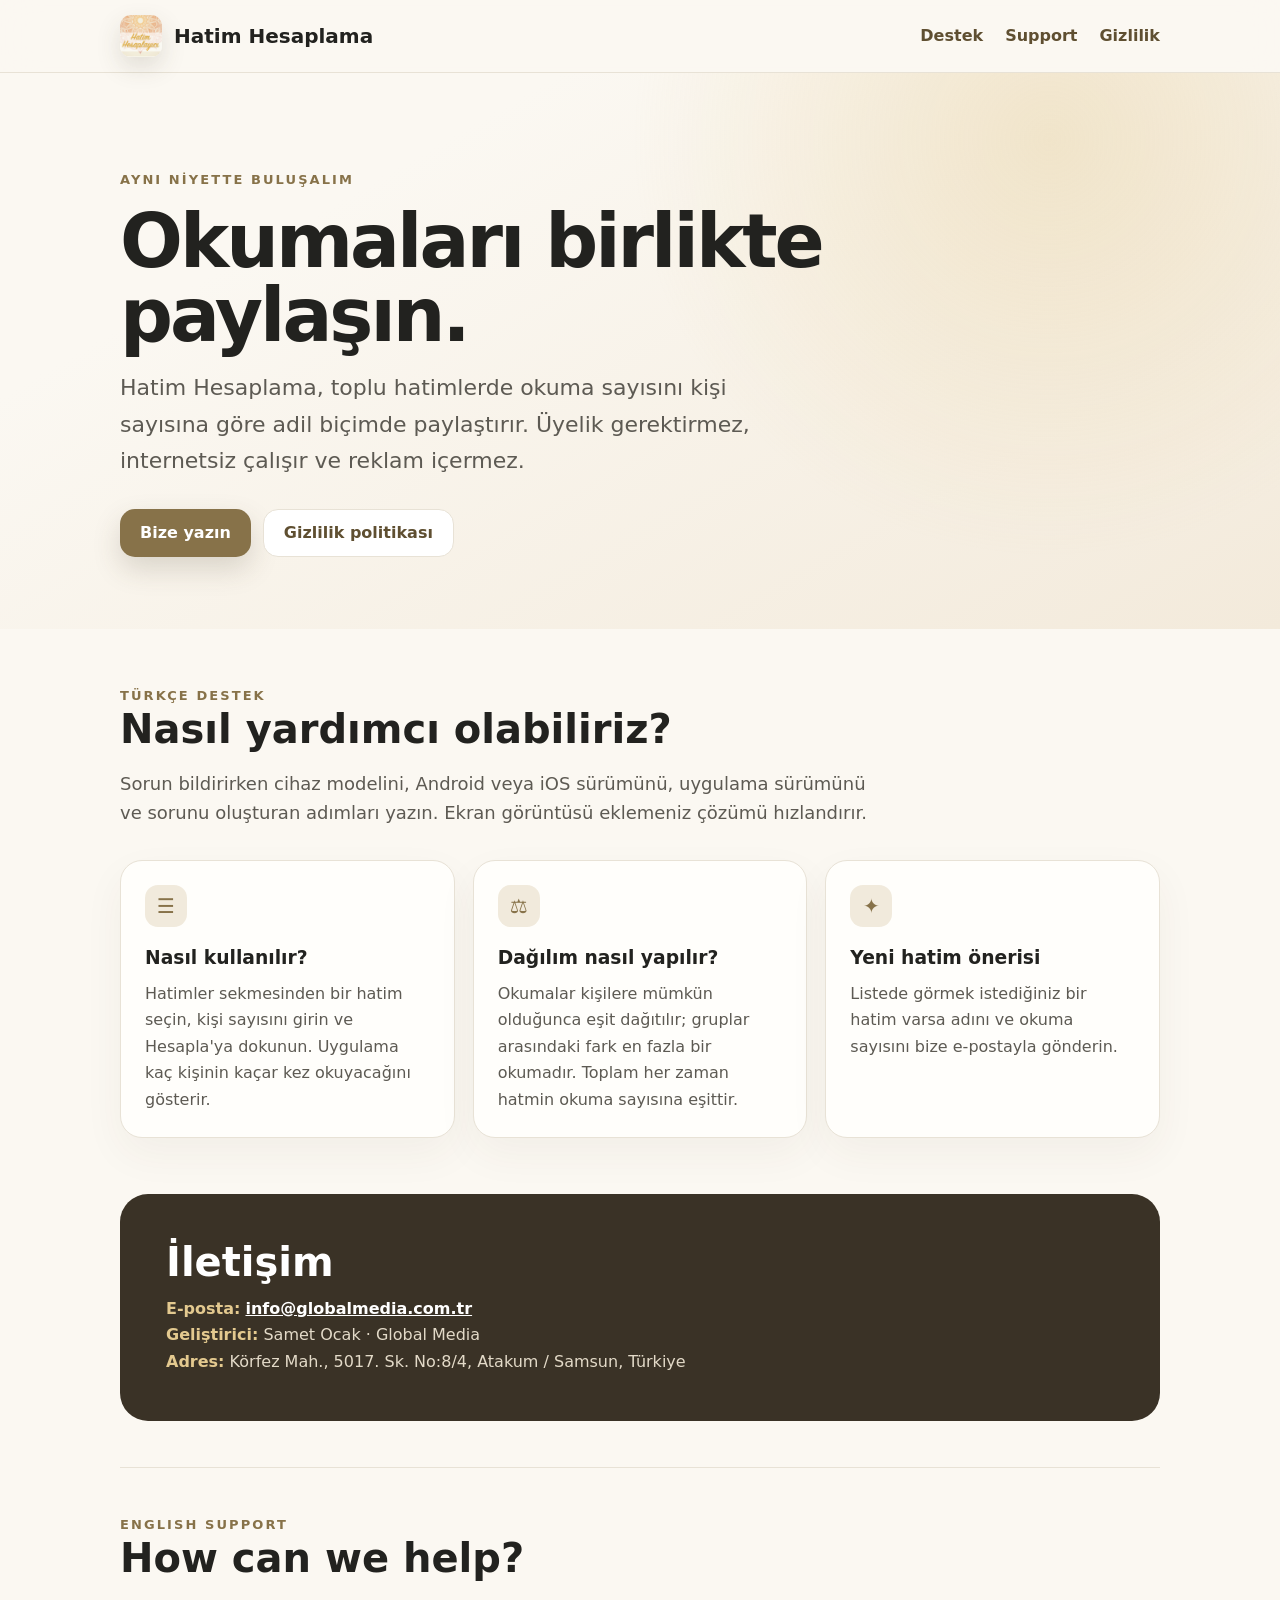
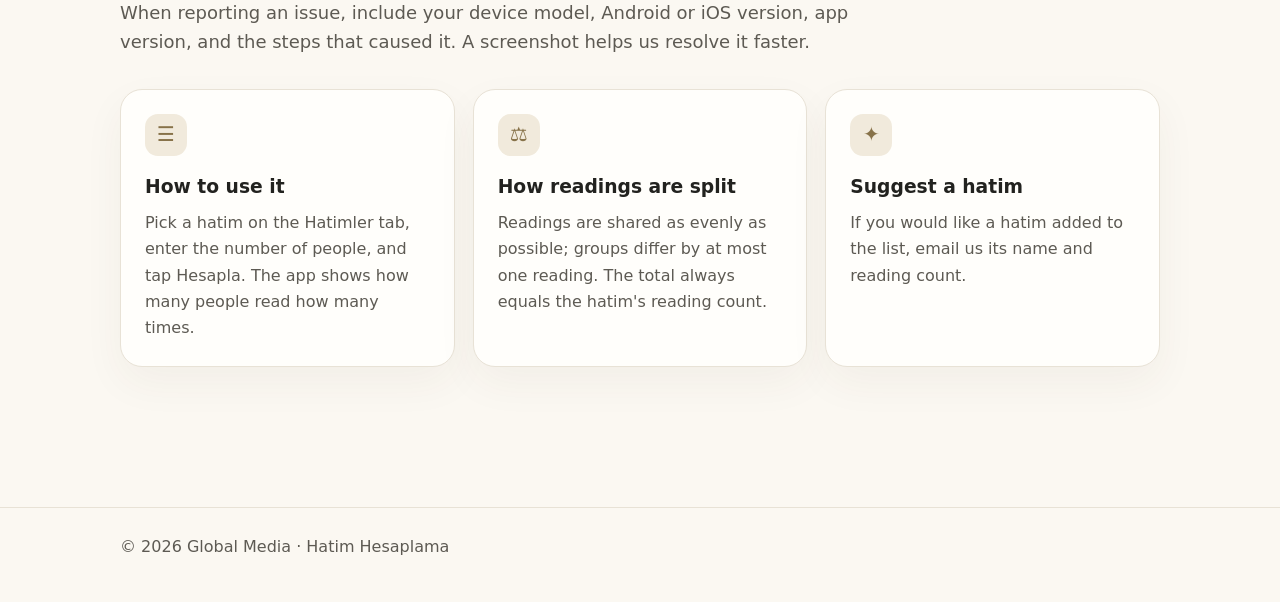
<file: index.html>
<!doctype html>
<html lang="tr">
<head>
  <meta charset="utf-8">
  <meta name="viewport" content="width=device-width, initial-scale=1">
  <meta name="description" content="Hatim Hesaplama destek sayfası.">
  <title>Hatim Hesaplama — Destek / Support</title>
  <link rel="icon" type="image/png" href="icon.png">
  <link rel="stylesheet" href="styles.css">
</head>
<body>
  <header>
    <nav class="shell">
      <a class="brand" href="./"><img class="mark" src="icon.png" alt=""> Hatim Hesaplama</a>
      <div class="navlinks"><a href="#destek">Destek</a><a href="#support">Support</a><a href="privacy.html">Gizlilik</a></div>
    </nav>
  </header>
  <section class="hero">
    <div class="shell">
      <div class="eyebrow">Aynı niyette buluşalım</div>
      <h1>Okumaları birlikte paylaşın.</h1>
      <p class="lead">Hatim Hesaplama, toplu hatimlerde okuma sayısını kişi sayısına göre adil biçimde paylaştırır. Üyelik gerektirmez, internetsiz çalışır ve reklam içermez.</p>
      <div class="actions"><a class="button" href="mailto:info@globalmedia.com.tr?subject=Hatim%20Hesaplama%20Destek">Bize yazın</a><a class="button secondary" href="privacy.html">Gizlilik politikası</a></div>
    </div>
  </section>
  <main class="shell">
    <section id="destek">
      <div class="eyebrow">Türkçe destek</div>
      <h2>Nasıl yardımcı olabiliriz?</h2>
      <p class="intro">Sorun bildirirken cihaz modelini, Android veya iOS sürümünü, uygulama sürümünü ve sorunu oluşturan adımları yazın. Ekran görüntüsü eklemeniz çözümü hızlandırır.</p>
      <div class="grid">
        <article class="card"><div class="icon">☰</div><h3>Nasıl kullanılır?</h3><p>Hatimler sekmesinden bir hatim seçin, kişi sayısını girin ve Hesapla'ya dokunun. Uygulama kaç kişinin kaçar kez okuyacağını gösterir.</p></article>
        <article class="card"><div class="icon">⚖</div><h3>Dağılım nasıl yapılır?</h3><p>Okumalar kişilere mümkün olduğunca eşit dağıtılır; gruplar arasındaki fark en fazla bir okumadır. Toplam her zaman hatmin okuma sayısına eşittir.</p></article>
        <article class="card"><div class="icon">✦</div><h3>Yeni hatim önerisi</h3><p>Listede görmek istediğiniz bir hatim varsa adını ve okuma sayısını bize e-postayla gönderin.</p></article>
      </div>
      <div class="panel"><h2>İletişim</h2><p><strong>E-posta:</strong> <a href="mailto:info@globalmedia.com.tr">info@globalmedia.com.tr</a><br><strong>Geliştirici:</strong> Samet Ocak · Global Media<br><strong>Adres:</strong> Körfez Mah., 5017. Sk. No:8/4, Atakum / Samsun, Türkiye</p></div>
    </section>
    <section class="language" id="support" lang="en">
      <div class="eyebrow">English support</div>
      <h2>How can we help?</h2>
      <p class="intro">When reporting an issue, include your device model, Android or iOS version, app version, and the steps that caused it. A screenshot helps us resolve it faster.</p>
      <div class="grid">
        <article class="card"><div class="icon">☰</div><h3>How to use it</h3><p>Pick a hatim on the Hatimler tab, enter the number of people, and tap Hesapla. The app shows how many people read how many times.</p></article>
        <article class="card"><div class="icon">⚖</div><h3>How readings are split</h3><p>Readings are shared as evenly as possible; groups differ by at most one reading. The total always equals the hatim's reading count.</p></article>
        <article class="card"><div class="icon">✦</div><h3>Suggest a hatim</h3><p>If you would like a hatim added to the list, email us its name and reading count.</p></article>
      </div>
    </section>
  </main>
  <footer><div class="shell">© 2026 Global Media · Hatim Hesaplama</div></footer>
</body>
</html>
</file>
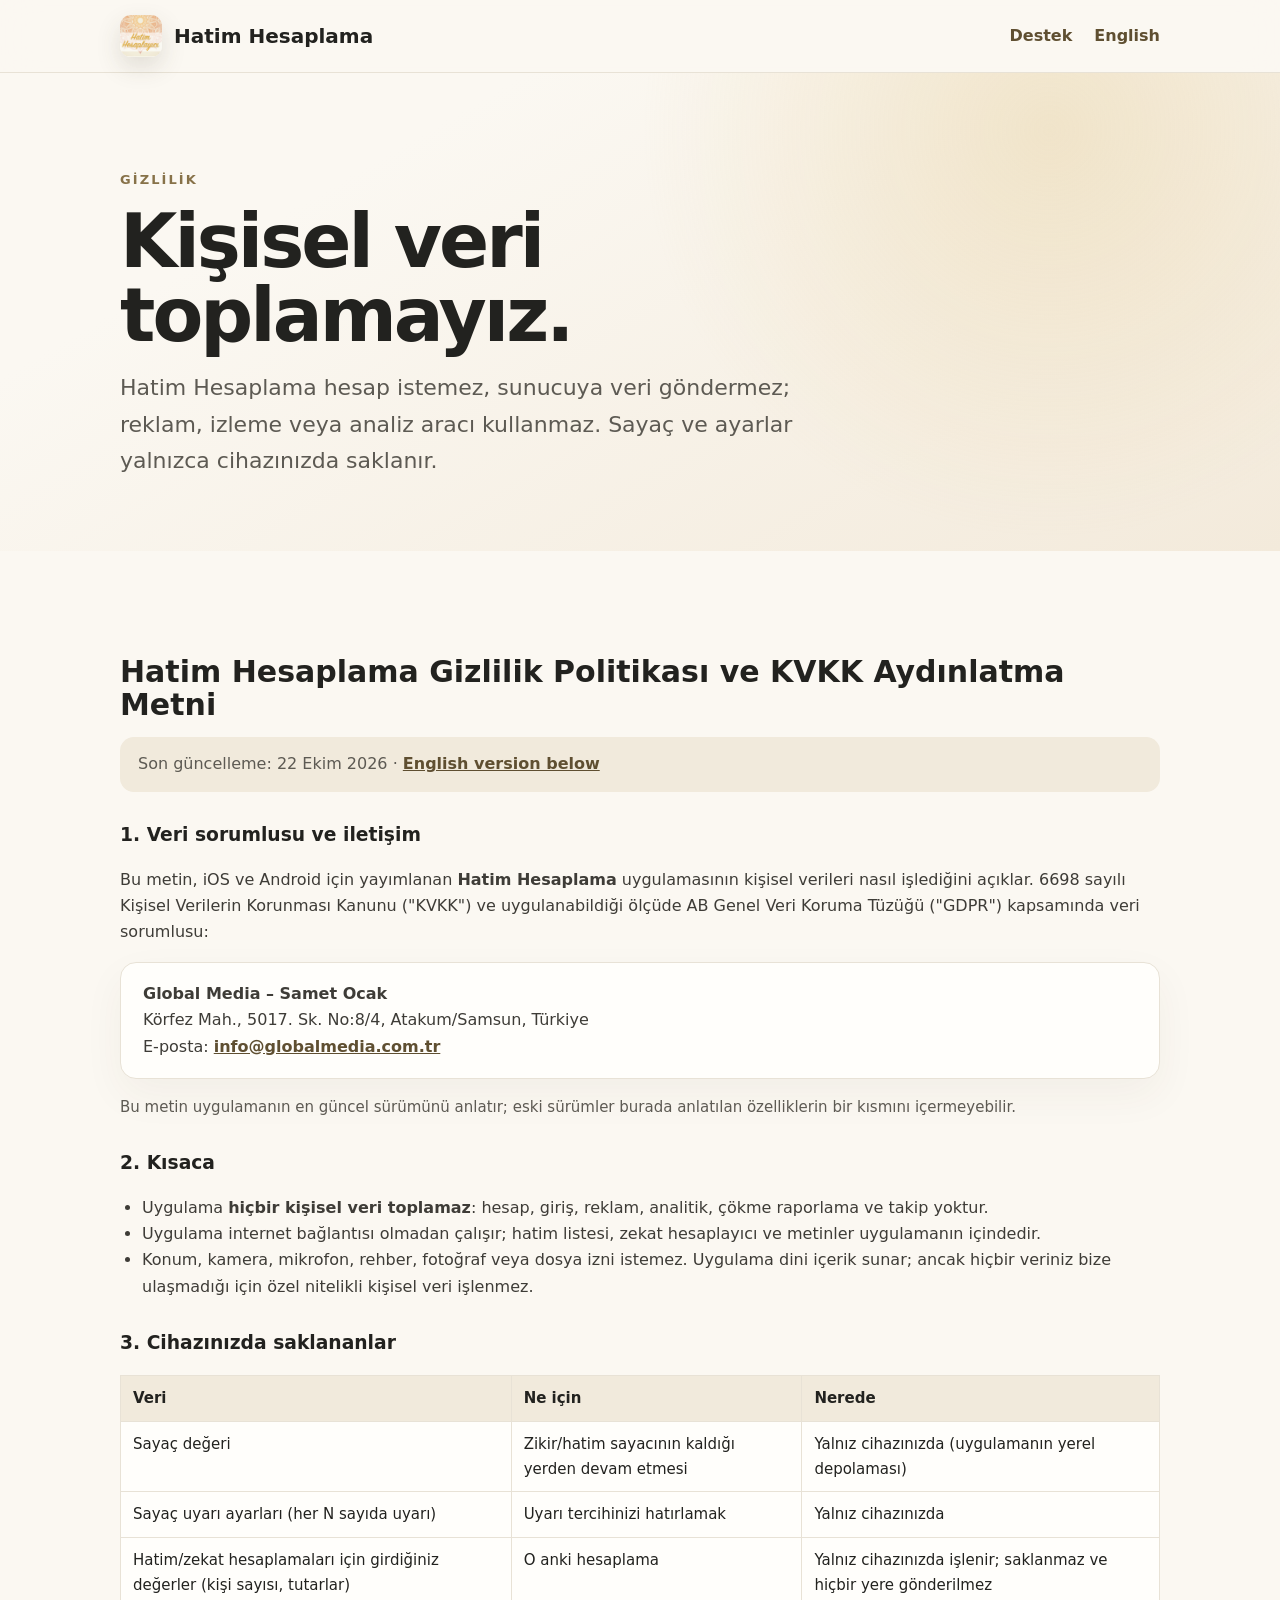
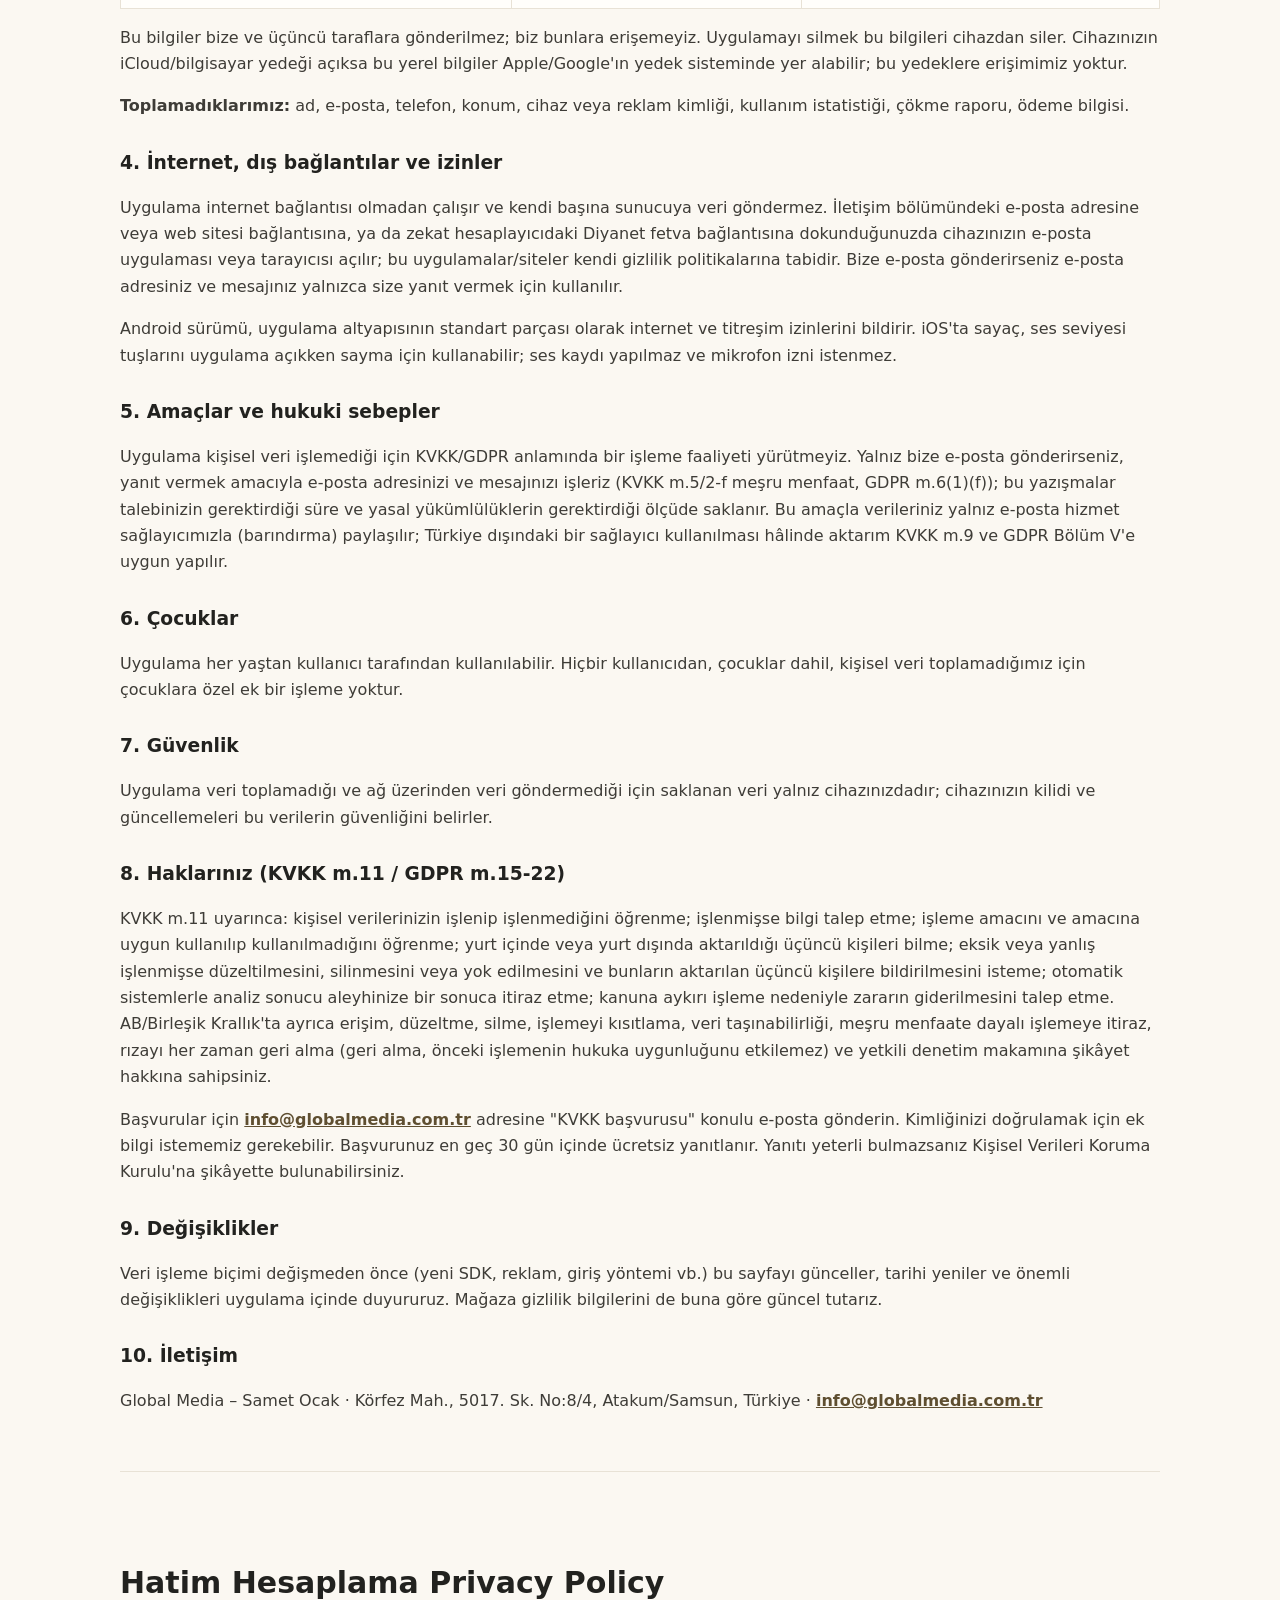
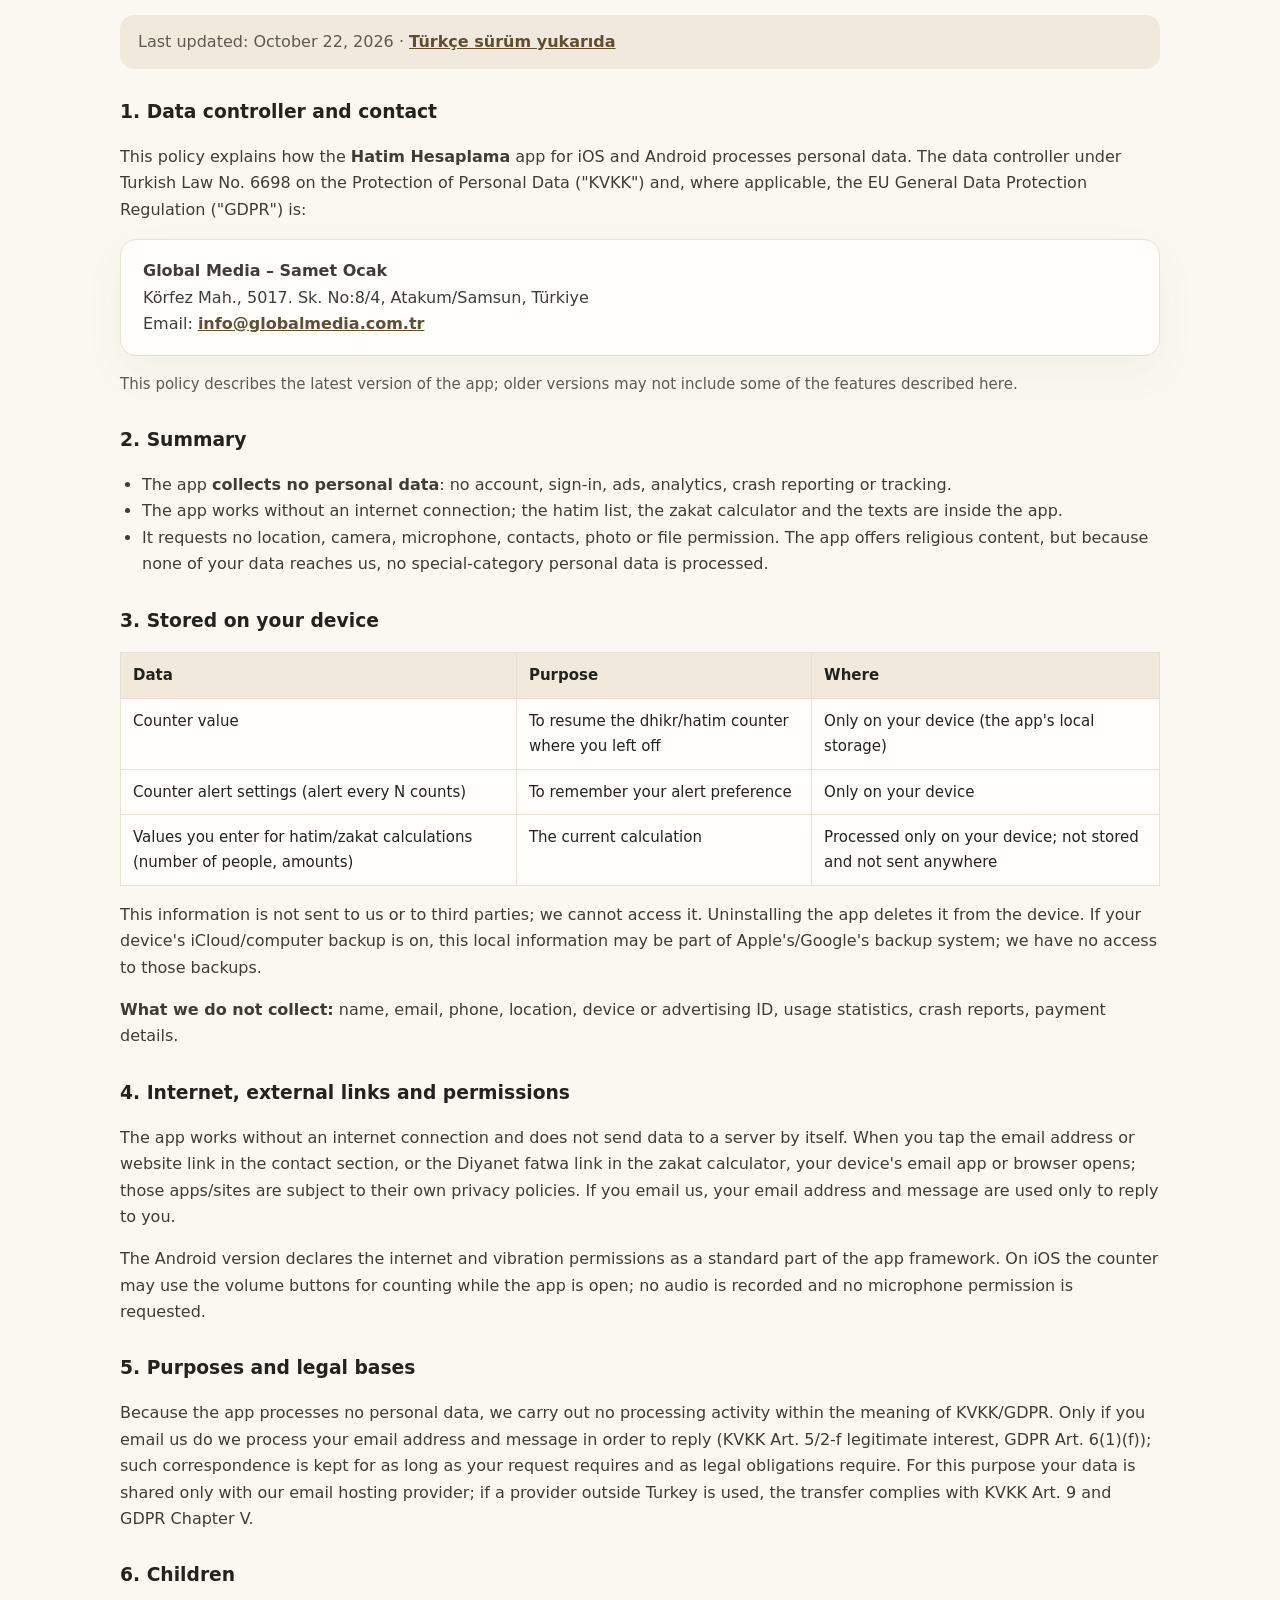
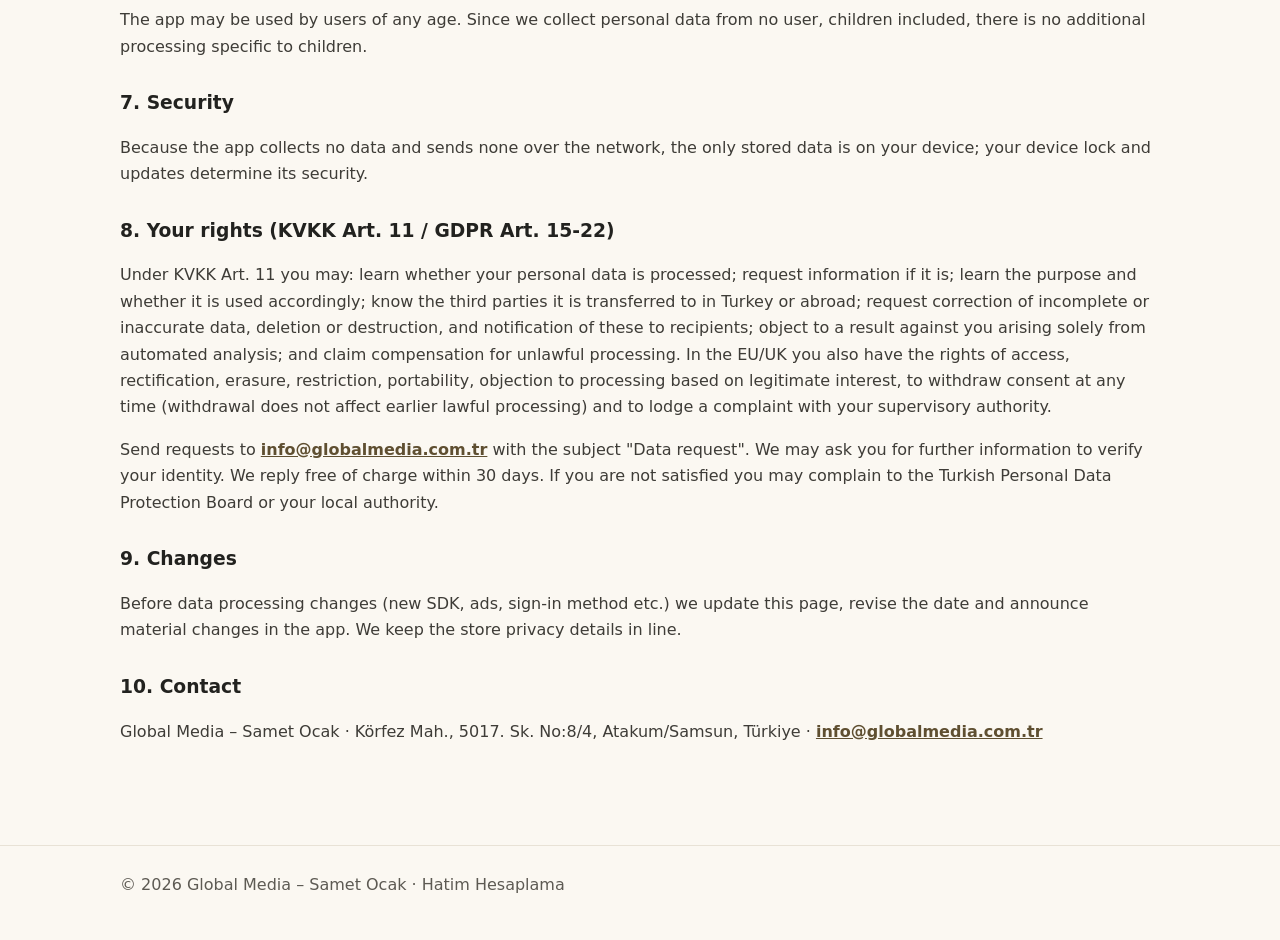
<file: privacy.html>
<!doctype html>
<html lang="tr">
<head>
  <meta charset="utf-8">
  <meta name="viewport" content="width=device-width, initial-scale=1">
  <meta name="description" content="Hatim Hesaplama gizlilik politikası ve privacy policy: uygulama kişisel veri toplamaz.">
  <title>Hatim Hesaplama — Gizlilik Politikası / Privacy Policy</title>
  <link rel="icon" type="image/png" href="icon.png">
  <link rel="stylesheet" href="styles.css">
</head>
<body>
  <header><nav class="shell"><a class="brand" href="./"><img class="mark" src="icon.png" alt=""> Hatim Hesaplama</a><div class="navlinks"><a href="./">Destek</a><a href="#en">English</a></div></nav></header>
  <section class="hero"><div class="shell"><div class="eyebrow">Gizlilik</div><h1>Kişisel veri toplamayız.</h1><p class="lead">Hatim Hesaplama hesap istemez, sunucuya veri göndermez; reklam, izleme veya analiz aracı kullanmaz. Sayaç ve ayarlar yalnızca cihazınızda saklanır.</p></div></section>
  <main class="shell policy">
    <article lang="tr" id="tr">
<h2>Hatim Hesaplama Gizlilik Politikası ve KVKK Aydınlatma Metni</h2>
<p class="meta">Son güncelleme: 22 Ekim 2026 · <a href="#en">English version below</a></p>
<h3>1. Veri sorumlusu ve iletişim</h3><p>Bu metin, iOS ve Android için yayımlanan <b>Hatim Hesaplama</b> uygulamasının kişisel verileri nasıl işlediğini açıklar. 6698 sayılı Kişisel Verilerin Korunması Kanunu ("KVKK") ve uygulanabildiği ölçüde AB Genel Veri Koruma Tüzüğü ("GDPR") kapsamında veri sorumlusu:</p><p class="card"><b>Global Media – Samet Ocak</b><br>Körfez Mah., 5017. Sk. No:8/4, Atakum/Samsun, Türkiye<br>E-posta: <a href="mailto:info@globalmedia.com.tr">info@globalmedia.com.tr</a></p><p class="note">Bu metin uygulamanın en güncel sürümünü anlatır; eski sürümler burada anlatılan özelliklerin bir kısmını içermeyebilir.</p>
<h3>2. Kısaca</h3><ul><li>Uygulama <b>hiçbir kişisel veri toplamaz</b>: hesap, giriş, reklam, analitik, çökme raporlama ve takip yoktur.</li><li>Uygulama internet bağlantısı olmadan çalışır; hatim listesi, zekat hesaplayıcı ve metinler uygulamanın içindedir.</li><li>Konum, kamera, mikrofon, rehber, fotoğraf veya dosya izni istemez. Uygulama dini içerik sunar; ancak hiçbir veriniz bize ulaşmadığı için özel nitelikli kişisel veri işlenmez.</li></ul>
<h3>3. Cihazınızda saklananlar</h3><div class="tw"><table><thead><tr><th>Veri</th><th>Ne için</th><th>Nerede</th></tr></thead><tbody><tr><td>Sayaç değeri</td><td>Zikir/hatim sayacının kaldığı yerden devam etmesi</td><td>Yalnız cihazınızda (uygulamanın yerel depolaması)</td></tr><tr><td>Sayaç uyarı ayarları (her N sayıda uyarı)</td><td>Uyarı tercihinizi hatırlamak</td><td>Yalnız cihazınızda</td></tr><tr><td>Hatim/zekat hesaplamaları için girdiğiniz değerler (kişi sayısı, tutarlar)</td><td>O anki hesaplama</td><td>Yalnız cihazınızda işlenir; saklanmaz ve hiçbir yere gönderilmez</td></tr></tbody></table></div><p>Bu bilgiler bize ve üçüncü taraflara gönderilmez; biz bunlara erişemeyiz. Uygulamayı silmek bu bilgileri cihazdan siler. Cihazınızın iCloud/bilgisayar yedeği açıksa bu yerel bilgiler Apple/Google'ın yedek sisteminde yer alabilir; bu yedeklere erişimimiz yoktur.</p><p><b>Toplamadıklarımız:</b> ad, e-posta, telefon, konum, cihaz veya reklam kimliği, kullanım istatistiği, çökme raporu, ödeme bilgisi.</p>
<h3>4. İnternet, dış bağlantılar ve izinler</h3><p>Uygulama internet bağlantısı olmadan çalışır ve kendi başına sunucuya veri göndermez. İletişim bölümündeki e-posta adresine veya web sitesi bağlantısına, ya da zekat hesaplayıcıdaki Diyanet fetva bağlantısına dokunduğunuzda cihazınızın e-posta uygulaması veya tarayıcısı açılır; bu uygulamalar/siteler kendi gizlilik politikalarına tabidir. Bize e-posta gönderirseniz e-posta adresiniz ve mesajınız yalnızca size yanıt vermek için kullanılır.</p><p>Android sürümü, uygulama altyapısının standart parçası olarak internet ve titreşim izinlerini bildirir. iOS'ta sayaç, ses seviyesi tuşlarını uygulama açıkken sayma için kullanabilir; ses kaydı yapılmaz ve mikrofon izni istenmez.</p>
<h3>5. Amaçlar ve hukuki sebepler</h3><p>Uygulama kişisel veri işlemediği için KVKK/GDPR anlamında bir işleme faaliyeti yürütmeyiz. Yalnız bize e-posta gönderirseniz, yanıt vermek amacıyla e-posta adresinizi ve mesajınızı işleriz (KVKK m.5/2-f meşru menfaat, GDPR m.6(1)(f)); bu yazışmalar talebinizin gerektirdiği süre ve yasal yükümlülüklerin gerektirdiği ölçüde saklanır. Bu amaçla verileriniz yalnız e-posta hizmet sağlayıcımızla (barındırma) paylaşılır; Türkiye dışındaki bir sağlayıcı kullanılması hâlinde aktarım KVKK m.9 ve GDPR Bölüm V'e uygun yapılır.</p>
<h3>6. Çocuklar</h3><p>Uygulama her yaştan kullanıcı tarafından kullanılabilir. Hiçbir kullanıcıdan, çocuklar dahil, kişisel veri toplamadığımız için çocuklara özel ek bir işleme yoktur.</p>
<h3>7. Güvenlik</h3><p>Uygulama veri toplamadığı ve ağ üzerinden veri göndermediği için saklanan veri yalnız cihazınızdadır; cihazınızın kilidi ve güncellemeleri bu verilerin güvenliğini belirler.</p>
<h3>8. Haklarınız (KVKK m.11 / GDPR m.15-22)</h3><p>KVKK m.11 uyarınca: kişisel verilerinizin işlenip işlenmediğini öğrenme; işlenmişse bilgi talep etme; işleme amacını ve amacına uygun kullanılıp kullanılmadığını öğrenme; yurt içinde veya yurt dışında aktarıldığı üçüncü kişileri bilme; eksik veya yanlış işlenmişse düzeltilmesini, silinmesini veya yok edilmesini ve bunların aktarılan üçüncü kişilere bildirilmesini isteme; otomatik sistemlerle analiz sonucu aleyhinize bir sonuca itiraz etme; kanuna aykırı işleme nedeniyle zararın giderilmesini talep etme. AB/Birleşik Krallık'ta ayrıca erişim, düzeltme, silme, işlemeyi kısıtlama, veri taşınabilirliği, meşru menfaate dayalı işlemeye itiraz, rızayı her zaman geri alma (geri alma, önceki işlemenin hukuka uygunluğunu etkilemez) ve yetkili denetim makamına şikâyet hakkına sahipsiniz.</p><p>Başvurular için <a href="mailto:info@globalmedia.com.tr">info@globalmedia.com.tr</a> adresine "KVKK başvurusu" konulu e-posta gönderin. Kimliğinizi doğrulamak için ek bilgi istememiz gerekebilir. Başvurunuz en geç 30 gün içinde ücretsiz yanıtlanır. Yanıtı yeterli bulmazsanız Kişisel Verileri Koruma Kurulu'na şikâyette bulunabilirsiniz.</p>
<h3>9. Değişiklikler</h3><p>Veri işleme biçimi değişmeden önce (yeni SDK, reklam, giriş yöntemi vb.) bu sayfayı günceller, tarihi yeniler ve önemli değişiklikleri uygulama içinde duyururuz. Mağaza gizlilik bilgilerini de buna göre güncel tutarız.</p>
<h3>10. İletişim</h3><p>Global Media – Samet Ocak · Körfez Mah., 5017. Sk. No:8/4, Atakum/Samsun, Türkiye · <a href="mailto:info@globalmedia.com.tr">info@globalmedia.com.tr</a></p>
    </article>
    <section class="language" lang="en" id="en">
<h2>Hatim Hesaplama Privacy Policy</h2>
<p class="meta">Last updated: October 22, 2026 · <a href="#tr">Türkçe sürüm yukarıda</a></p>
<h3>1. Data controller and contact</h3><p>This policy explains how the <b>Hatim Hesaplama</b> app for iOS and Android processes personal data. The data controller under Turkish Law No. 6698 on the Protection of Personal Data ("KVKK") and, where applicable, the EU General Data Protection Regulation ("GDPR") is:</p><p class="card"><b>Global Media – Samet Ocak</b><br>Körfez Mah., 5017. Sk. No:8/4, Atakum/Samsun, Türkiye<br>Email: <a href="mailto:info@globalmedia.com.tr">info@globalmedia.com.tr</a></p><p class="note">This policy describes the latest version of the app; older versions may not include some of the features described here.</p>
<h3>2. Summary</h3><ul><li>The app <b>collects no personal data</b>: no account, sign-in, ads, analytics, crash reporting or tracking.</li><li>The app works without an internet connection; the hatim list, the zakat calculator and the texts are inside the app.</li><li>It requests no location, camera, microphone, contacts, photo or file permission. The app offers religious content, but because none of your data reaches us, no special-category personal data is processed.</li></ul>
<h3>3. Stored on your device</h3><div class="tw"><table><thead><tr><th>Data</th><th>Purpose</th><th>Where</th></tr></thead><tbody><tr><td>Counter value</td><td>To resume the dhikr/hatim counter where you left off</td><td>Only on your device (the app's local storage)</td></tr><tr><td>Counter alert settings (alert every N counts)</td><td>To remember your alert preference</td><td>Only on your device</td></tr><tr><td>Values you enter for hatim/zakat calculations (number of people, amounts)</td><td>The current calculation</td><td>Processed only on your device; not stored and not sent anywhere</td></tr></tbody></table></div><p>This information is not sent to us or to third parties; we cannot access it. Uninstalling the app deletes it from the device. If your device's iCloud/computer backup is on, this local information may be part of Apple's/Google's backup system; we have no access to those backups.</p><p><b>What we do not collect:</b> name, email, phone, location, device or advertising ID, usage statistics, crash reports, payment details.</p>
<h3>4. Internet, external links and permissions</h3><p>The app works without an internet connection and does not send data to a server by itself. When you tap the email address or website link in the contact section, or the Diyanet fatwa link in the zakat calculator, your device's email app or browser opens; those apps/sites are subject to their own privacy policies. If you email us, your email address and message are used only to reply to you.</p><p>The Android version declares the internet and vibration permissions as a standard part of the app framework. On iOS the counter may use the volume buttons for counting while the app is open; no audio is recorded and no microphone permission is requested.</p>
<h3>5. Purposes and legal bases</h3><p>Because the app processes no personal data, we carry out no processing activity within the meaning of KVKK/GDPR. Only if you email us do we process your email address and message in order to reply (KVKK Art. 5/2-f legitimate interest, GDPR Art. 6(1)(f)); such correspondence is kept for as long as your request requires and as legal obligations require. For this purpose your data is shared only with our email hosting provider; if a provider outside Turkey is used, the transfer complies with KVKK Art. 9 and GDPR Chapter V.</p>
<h3>6. Children</h3><p>The app may be used by users of any age. Since we collect personal data from no user, children included, there is no additional processing specific to children.</p>
<h3>7. Security</h3><p>Because the app collects no data and sends none over the network, the only stored data is on your device; your device lock and updates determine its security.</p>
<h3>8. Your rights (KVKK Art. 11 / GDPR Art. 15-22)</h3><p>Under KVKK Art. 11 you may: learn whether your personal data is processed; request information if it is; learn the purpose and whether it is used accordingly; know the third parties it is transferred to in Turkey or abroad; request correction of incomplete or inaccurate data, deletion or destruction, and notification of these to recipients; object to a result against you arising solely from automated analysis; and claim compensation for unlawful processing. In the EU/UK you also have the rights of access, rectification, erasure, restriction, portability, objection to processing based on legitimate interest, to withdraw consent at any time (withdrawal does not affect earlier lawful processing) and to lodge a complaint with your supervisory authority.</p><p>Send requests to <a href="mailto:info@globalmedia.com.tr">info@globalmedia.com.tr</a> with the subject "Data request". We may ask you for further information to verify your identity. We reply free of charge within 30 days. If you are not satisfied you may complain to the Turkish Personal Data Protection Board or your local authority.</p>
<h3>9. Changes</h3><p>Before data processing changes (new SDK, ads, sign-in method etc.) we update this page, revise the date and announce material changes in the app. We keep the store privacy details in line.</p>
<h3>10. Contact</h3><p>Global Media – Samet Ocak · Körfez Mah., 5017. Sk. No:8/4, Atakum/Samsun, Türkiye · <a href="mailto:info@globalmedia.com.tr">info@globalmedia.com.tr</a></p>
    </section>
  </main>
  <footer><div class="shell">© 2026 Global Media – Samet Ocak · Hatim Hesaplama</div></footer>
</body>
</html>
</file>
<file: styles.css>
:root {
  --ink: #22221f;
  --accent: #877249;
  --accent-deep: #5f4f31;
  --cream: #fbf8f2;
  --sand: #f3eadb;
  --gold: #e3c98f;
  --muted: #5d5a53;
  --line: #e8e2d6;
}

* { box-sizing: border-box; }
html { scroll-behavior: smooth; }
body {
  margin: 0;
  background: var(--cream);
  color: var(--ink);
  font-family: system-ui, -apple-system, "Segoe UI", Roboto, sans-serif;
  line-height: 1.65;
}

a { color: var(--accent-deep); font-weight: 700; }
.shell { width: min(1040px, calc(100% - 32px)); margin: 0 auto; }

header {
  position: sticky;
  top: 0;
  z-index: 2;
  background: color-mix(in srgb, var(--cream) 88%, transparent);
  border-bottom: 1px solid var(--line);
  backdrop-filter: blur(18px);
}

nav { min-height: 72px; display: flex; align-items: center; justify-content: space-between; gap: 20px; }
.brand { display: inline-flex; align-items: center; gap: 12px; color: var(--ink); text-decoration: none; font-size: 20px; font-weight: 800; }
.mark { width: 42px; height: 42px; border-radius: 11px; box-shadow: 0 10px 24px #4c412c26; }
.navlinks { display: flex; gap: 22px; }
.navlinks a { text-decoration: none; }

.hero { padding: 96px 0 72px; background: radial-gradient(circle at 82% 12%, #e3c98f59 0, transparent 36%), linear-gradient(150deg, var(--cream) 25%, var(--sand) 100%); }
.eyebrow { color: var(--accent); font-size: 13px; font-weight: 800; letter-spacing: .16em; text-transform: uppercase; }
h1 { max-width: 760px; margin: 14px 0 18px; font-size: clamp(40px, 7.5vw, 74px); line-height: 1; letter-spacing: -.04em; }
.lead { max-width: 680px; margin: 0; color: var(--muted); font-size: clamp(18px, 2.2vw, 22px); }
.actions { display: flex; flex-wrap: wrap; gap: 12px; margin-top: 30px; }
.button { display: inline-flex; min-height: 48px; align-items: center; justify-content: center; padding: 0 20px; border-radius: 15px; background: var(--accent); color: #fff; text-decoration: none; box-shadow: 0 12px 28px #4c412c2e; }
.button.secondary { background: #fff; color: var(--accent-deep); border: 1px solid var(--line); box-shadow: none; }

main { padding: 56px 0 84px; }
h2 { margin: 0 0 12px; font-size: clamp(28px, 4vw, 40px); line-height: 1.1; }
h3 { margin: 0 0 7px; }
.intro { max-width: 760px; color: var(--muted); font-size: 18px; }
.grid { display: grid; grid-template-columns: repeat(3, 1fr); gap: 18px; margin: 32px 0 56px; }
.card { padding: 24px; border: 1px solid var(--line); border-radius: 22px; background: #fffefb; box-shadow: 0 16px 42px #4c412c0d; }
.card p { margin: 0; color: var(--muted); }
.icon { width: 42px; height: 42px; margin-bottom: 16px; border-radius: 13px; display: grid; place-items: center; background: #f1eadc; color: var(--accent); font-size: 20px; }
.panel { margin-top: 32px; padding: clamp(24px, 5vw, 46px); border-radius: 28px; background: #3a3226; color: #efe8da; }
.panel h2, .panel a { color: #fff; }
.panel p { color: #e3dac8; margin: 0; }
.panel strong { color: var(--gold); }
.language { margin-top: 46px; padding-top: 46px; border-top: 1px solid var(--line); }
.policy h2 { margin-top: 48px; font-size: 30px; }
.policy h3 { margin-top: 28px; }
.policy p { color: #3e3c37; }
.meta { padding: 14px 18px; border-radius: 14px; background: #f1eadc; color: var(--muted) !important; }
footer { padding: 26px 0 42px; border-top: 1px solid var(--line); color: var(--muted); }

@media (max-width: 760px) {
  .navlinks { display: none; }
  .hero { padding: 70px 0 52px; }
  .grid { grid-template-columns: 1fr; }
}

.policy ul { color: #3e3c37; padding-left: 22px; }
.policy .card { margin: 16px 0; padding: 18px 22px; border-radius: 16px; color: #3e3c37; }
.policy .note { color: var(--muted); font-size: 15px; }
.policy .tw { overflow-x: auto; margin: 16px 0; }
.policy table { width: 100%; border-collapse: collapse; font-size: 15px; background: #fffefb; }
.policy th, .policy td { padding: 10px 12px; border: 1px solid var(--line); text-align: left; vertical-align: top; }
.policy th { background: #f1eadc; }
.policy article + .language { margin-top: 56px; }
</file>
